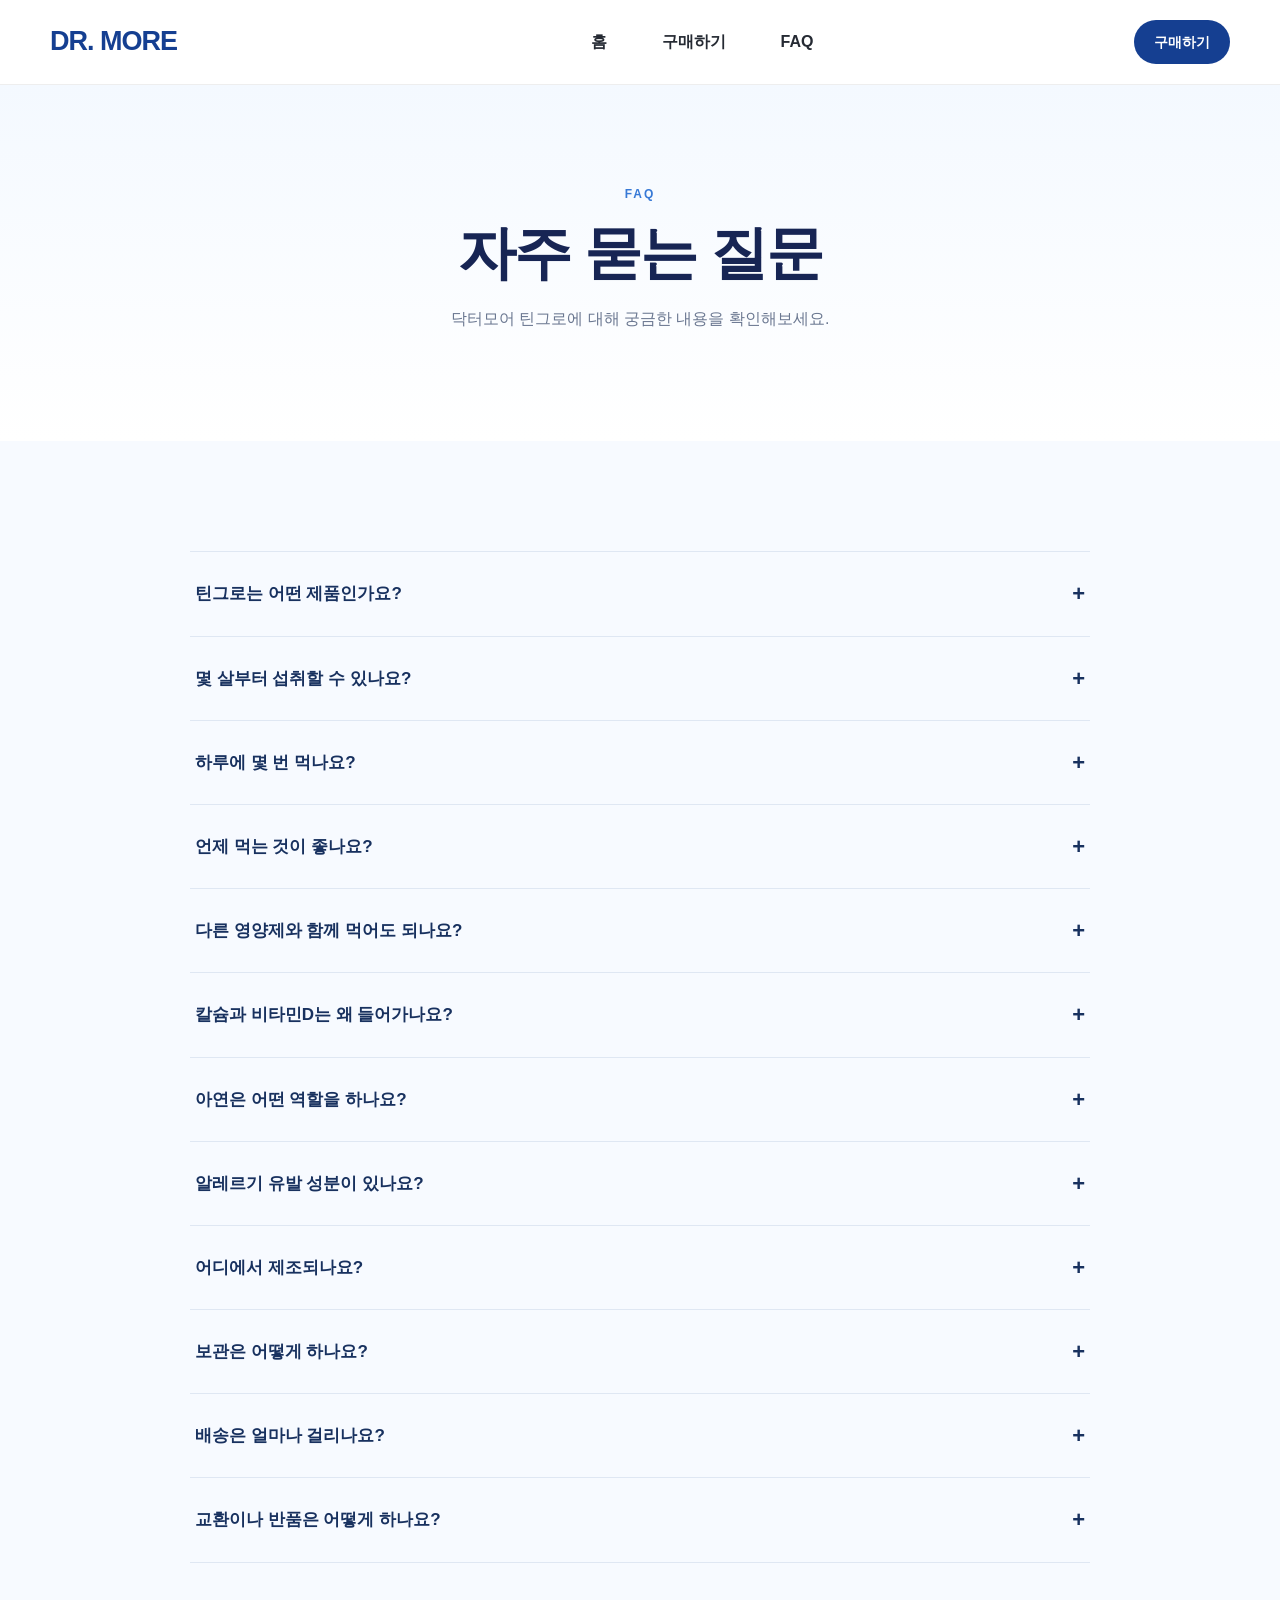
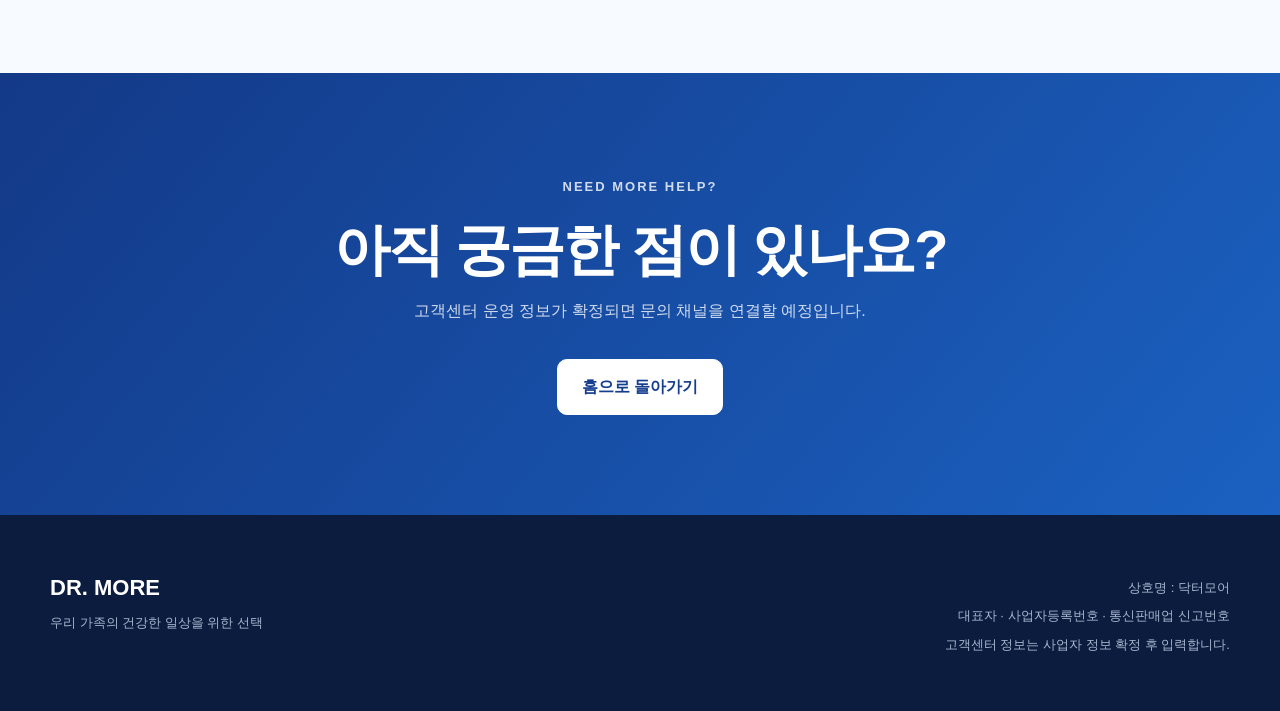
<file: faq.html>
<!DOCTYPE html>
<html lang="ko">
<head>
    <meta charset="UTF-8" />
    <meta name="viewport" content="width=device-width, initial-scale=1.0" />

    <title>FAQ | 닥터모어 틴그로</title>

    <link rel="stylesheet" href="style.css" />
</head>

<body>

<!-- =========================
     HEADER
========================= -->
<header class="header">

    <div class="container nav">

        <a href="index.html" class="logo">
            DR. MORE
        </a>

        <nav class="nav-menu">
            <a href="index.html">홈</a>
            <a href="shop.html">구매하기</a>
            <a href="faq.html">FAQ</a>
        </nav>

        <a href="shop.html" class="nav-buy">
            구매하기
        </a>

    </div>

</header>


<!-- =========================
     FAQ HERO
========================= -->
<section class="section faq-hero">

    <div class="container narrow">

        <div class="section-heading">

      <span class="section-label">
        FAQ
      </span>

            <h1>
                자주 묻는 질문
            </h1>

            <p>
                닥터모어 틴그로에 대해 궁금한 내용을 확인해보세요.
            </p>

        </div>

    </div>

</section>


<!-- =========================
     FAQ LIST
========================= -->
<section class="section faq-section">

    <div class="container narrow">

        <div class="faq-list">


            <div class="faq-item">

                <button class="faq-question">
                    틴그로는 어떤 제품인가요?
                    <span>+</span>
                </button>

                <div class="faq-answer">
                    <p>
                        틴그로는 성장기 어린이와 청소년의 일상적인 영양 관리를 위해
                        칼슘, 비타민D, 아연 등의 영양소를 고려해 설계한 제품입니다.
                        실제 제품의 기능성과 표시 문구는 최종 배합과 허가 기준에 따라 안내됩니다.
                    </p>
                </div>

            </div>


            <div class="faq-item">

                <button class="faq-question">
                    몇 살부터 섭취할 수 있나요?
                    <span>+</span>
                </button>

                <div class="faq-answer">
                    <p>
                        섭취 가능 연령은 최종 제품의 표시사항과 섭취 기준에 따라 달라질 수 있습니다.
                        출시 후 제품 패키지에 기재된 섭취 대상을 확인해주세요.
                    </p>
                </div>

            </div>


            <div class="faq-item">

                <button class="faq-question">
                    하루에 몇 번 먹나요?
                    <span>+</span>
                </button>

                <div class="faq-answer">
                    <p>
                        제품에 표시된 1일 섭취량 및 섭취 방법을 따라주세요.
                        최종 제품 규격이 확정되면 정확한 섭취 횟수를 안내할 예정입니다.
                    </p>
                </div>

            </div>


            <div class="faq-item">

                <button class="faq-question">
                    언제 먹는 것이 좋나요?
                    <span>+</span>
                </button>

                <div class="faq-answer">
                    <p>
                        제품의 섭취 기준에 따라 드시는 것이 가장 중요합니다.
                        일반적으로는 매일 일정한 시간에 꾸준히 섭취하는 것이
                        생활 루틴을 만들기 편리합니다.
                    </p>
                </div>

            </div>


            <div class="faq-item">

                <button class="faq-question">
                    다른 영양제와 함께 먹어도 되나요?
                    <span>+</span>
                </button>

                <div class="faq-answer">
                    <p>
                        함께 섭취하는 제품의 영양성분이 중복될 수 있으므로
                        각 제품의 영양정보를 확인해주세요.
                        특정 질환이 있거나 약을 복용 중인 경우에는
                        전문가와 상담하는 것이 좋습니다.
                    </p>
                </div>

            </div>


            <div class="faq-item">

                <button class="faq-question">
                    칼슘과 비타민D는 왜 들어가나요?
                    <span>+</span>
                </button>

                <div class="faq-answer">
                    <p>
                        칼슘은 뼈와 치아 형성에 필요한 영양소이며,
                        비타민D는 칼슘과 인의 흡수와 이용에 필요합니다.
                        정확한 함량은 최종 제품 정보를 확인해주세요.
                    </p>
                </div>

            </div>


            <div class="faq-item">

                <button class="faq-question">
                    아연은 어떤 역할을 하나요?
                    <span>+</span>
                </button>

                <div class="faq-answer">
                    <p>
                        아연은 정상적인 면역 기능과 정상적인 세포분열에 필요한 영양소입니다.
                    </p>
                </div>

            </div>


            <div class="faq-item">

                <button class="faq-question">
                    알레르기 유발 성분이 있나요?
                    <span>+</span>
                </button>

                <div class="faq-answer">
                    <p>
                        알레르기 관련 정보는 최종 원료 구성과 제조 공정에 따라 달라질 수 있습니다.
                        제품 출시 후 패키지에 표시된 원재료 및 알레르기 유발 물질 정보를
                        반드시 확인해주세요.
                    </p>
                </div>

            </div>


            <div class="faq-item">

                <button class="faq-question">
                    어디에서 제조되나요?
                    <span>+</span>
                </button>

                <div class="faq-answer">
                    <p>
                        최종 OEM 제조사가 확정되면 제조원과 생산 정보를 안내할 예정입니다.
                    </p>
                </div>

            </div>


            <div class="faq-item">

                <button class="faq-question">
                    보관은 어떻게 하나요?
                    <span>+</span>
                </button>

                <div class="faq-answer">
                    <p>
                        직사광선을 피하고 서늘하고 건조한 곳에 보관해주세요.
                        정확한 보관 방법은 최종 제품 표시사항에 따라 안내됩니다.
                    </p>
                </div>

            </div>


            <div class="faq-item">

                <button class="faq-question">
                    배송은 얼마나 걸리나요?
                    <span>+</span>
                </button>

                <div class="faq-answer">
                    <p>
                        일반적으로 결제 완료 후 순차적으로 출고되며,
                        지역과 택배사 상황에 따라 배송 일정이 달라질 수 있습니다.
                        실제 운영 정책이 확정되면 구체적인 배송 안내를 업데이트해주세요.
                    </p>
                </div>

            </div>


            <div class="faq-item">

                <button class="faq-question">
                    교환이나 반품은 어떻게 하나요?
                    <span>+</span>
                </button>

                <div class="faq-answer">
                    <p>
                        교환 및 반품 가능 여부는 상품 상태와 구매 시점에 따라 달라질 수 있습니다.
                        실제 판매를 시작하기 전 전자상거래 관련 기준에 맞춘
                        교환·반품 정책을 반드시 추가해주세요.
                    </p>
                </div>

            </div>


        </div>

    </div>

</section>


<!-- =========================
     CONTACT CTA
========================= -->
<section class="buy-section">

    <div class="container buy-content">

    <span>
      NEED MORE HELP?
    </span>

        <h2>
            아직 궁금한 점이 있나요?
        </h2>

        <p>
            고객센터 운영 정보가 확정되면 문의 채널을 연결할 예정입니다.
        </p>

        <a href="index.html" class="buy-button">
            홈으로 돌아가기
        </a>

    </div>

</section>


<!-- =========================
     FOOTER
========================= -->
<footer class="footer">

    <div class="container footer-grid">

        <div>

            <strong class="footer-logo">
                DR. MORE
            </strong>

            <p>
                우리 가족의 건강한 일상을 위한 선택
            </p>

        </div>


        <div class="footer-info">

            <p>
                상호명 : 닥터모어
            </p>

            <p>
                대표자 · 사업자등록번호 · 통신판매업 신고번호
            </p>

            <p>
                고객센터 정보는 사업자 정보 확정 후 입력합니다.
            </p>

        </div>

    </div>

</footer>


<script src="script.js"></script>

</body>
</html>
</file>
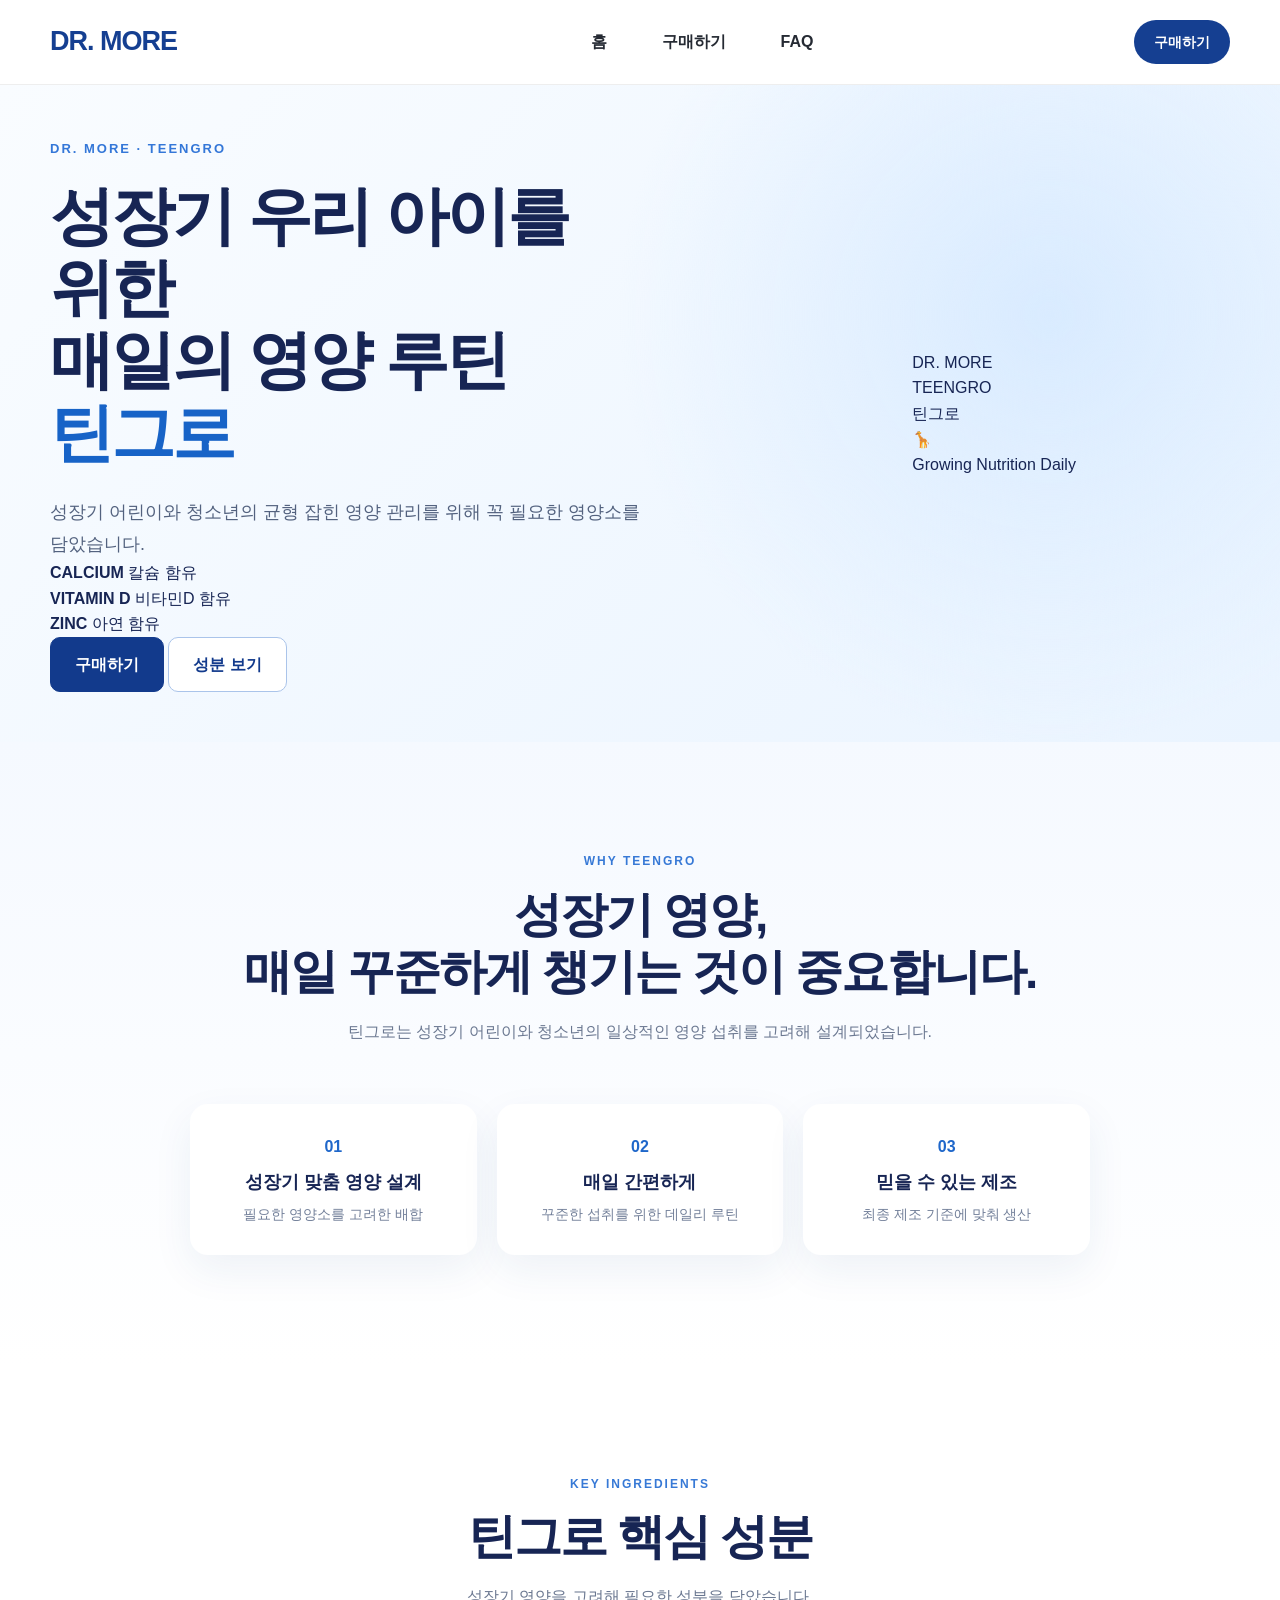
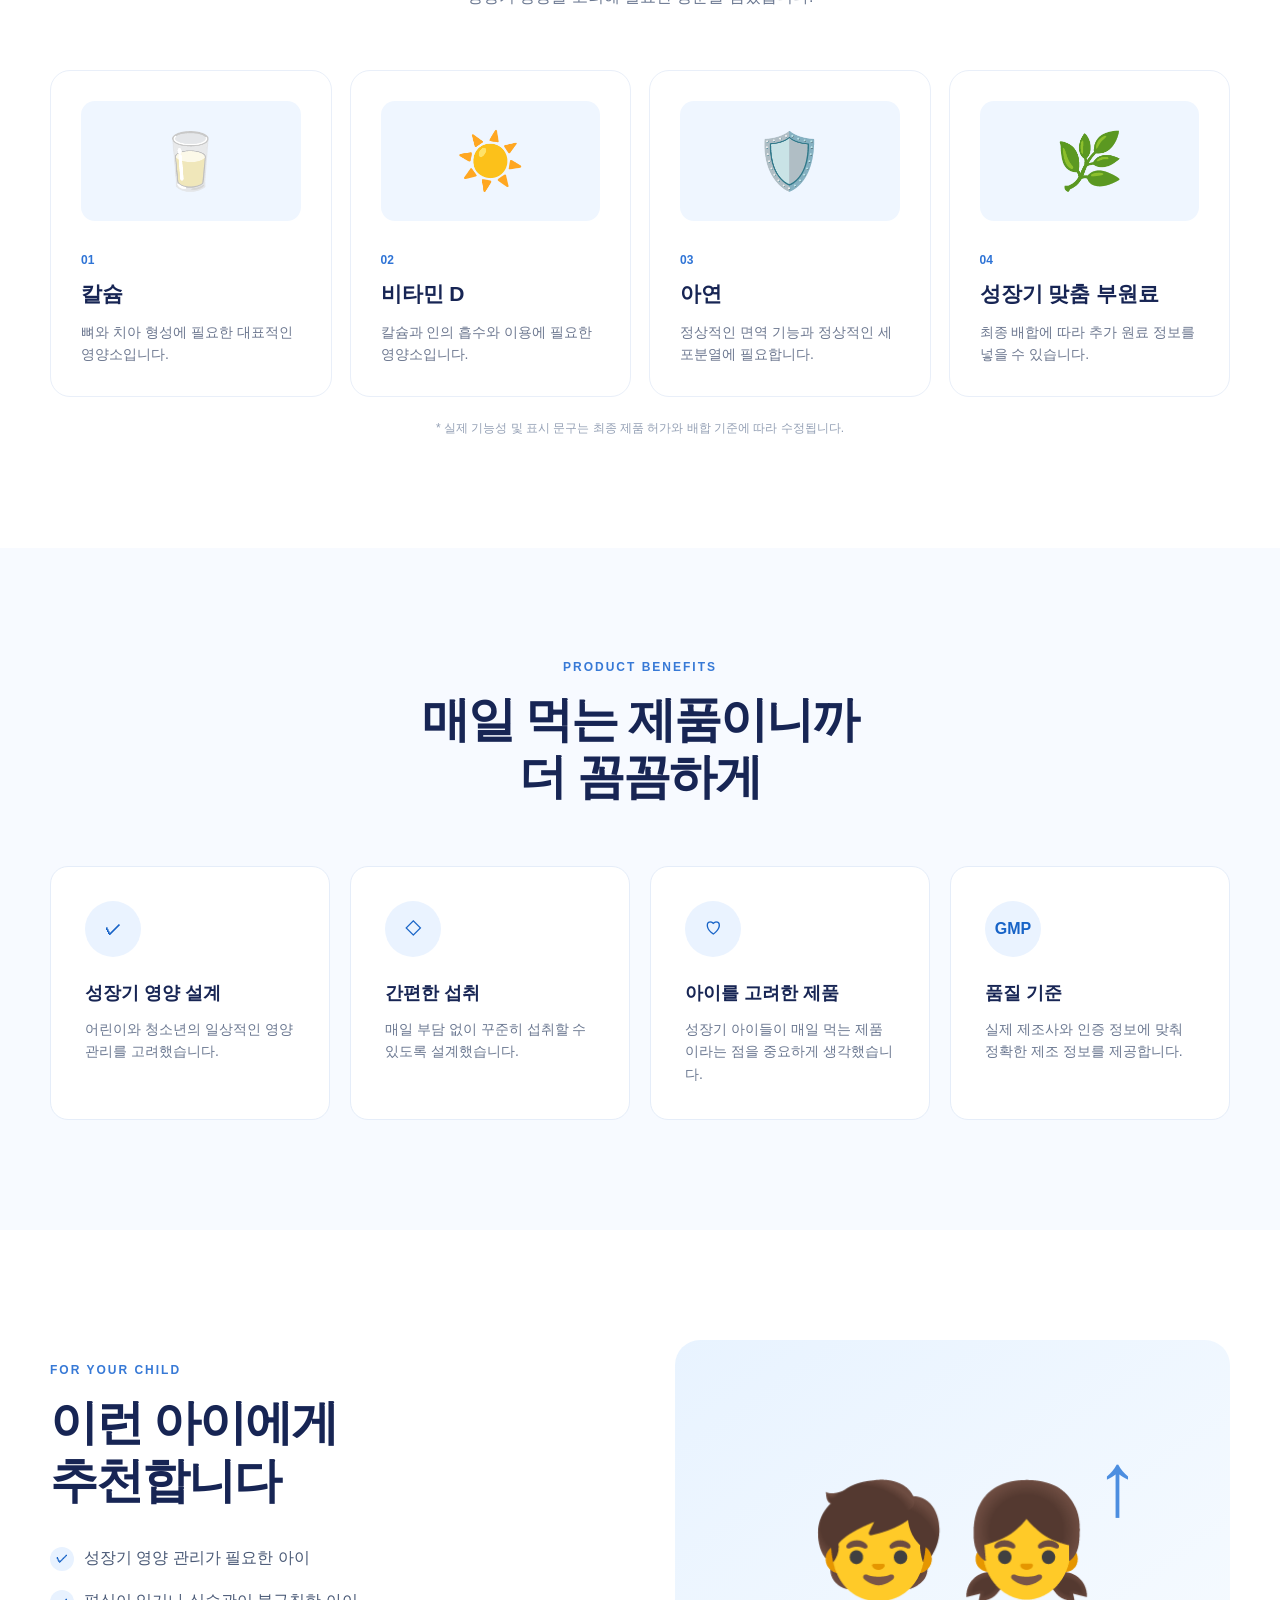
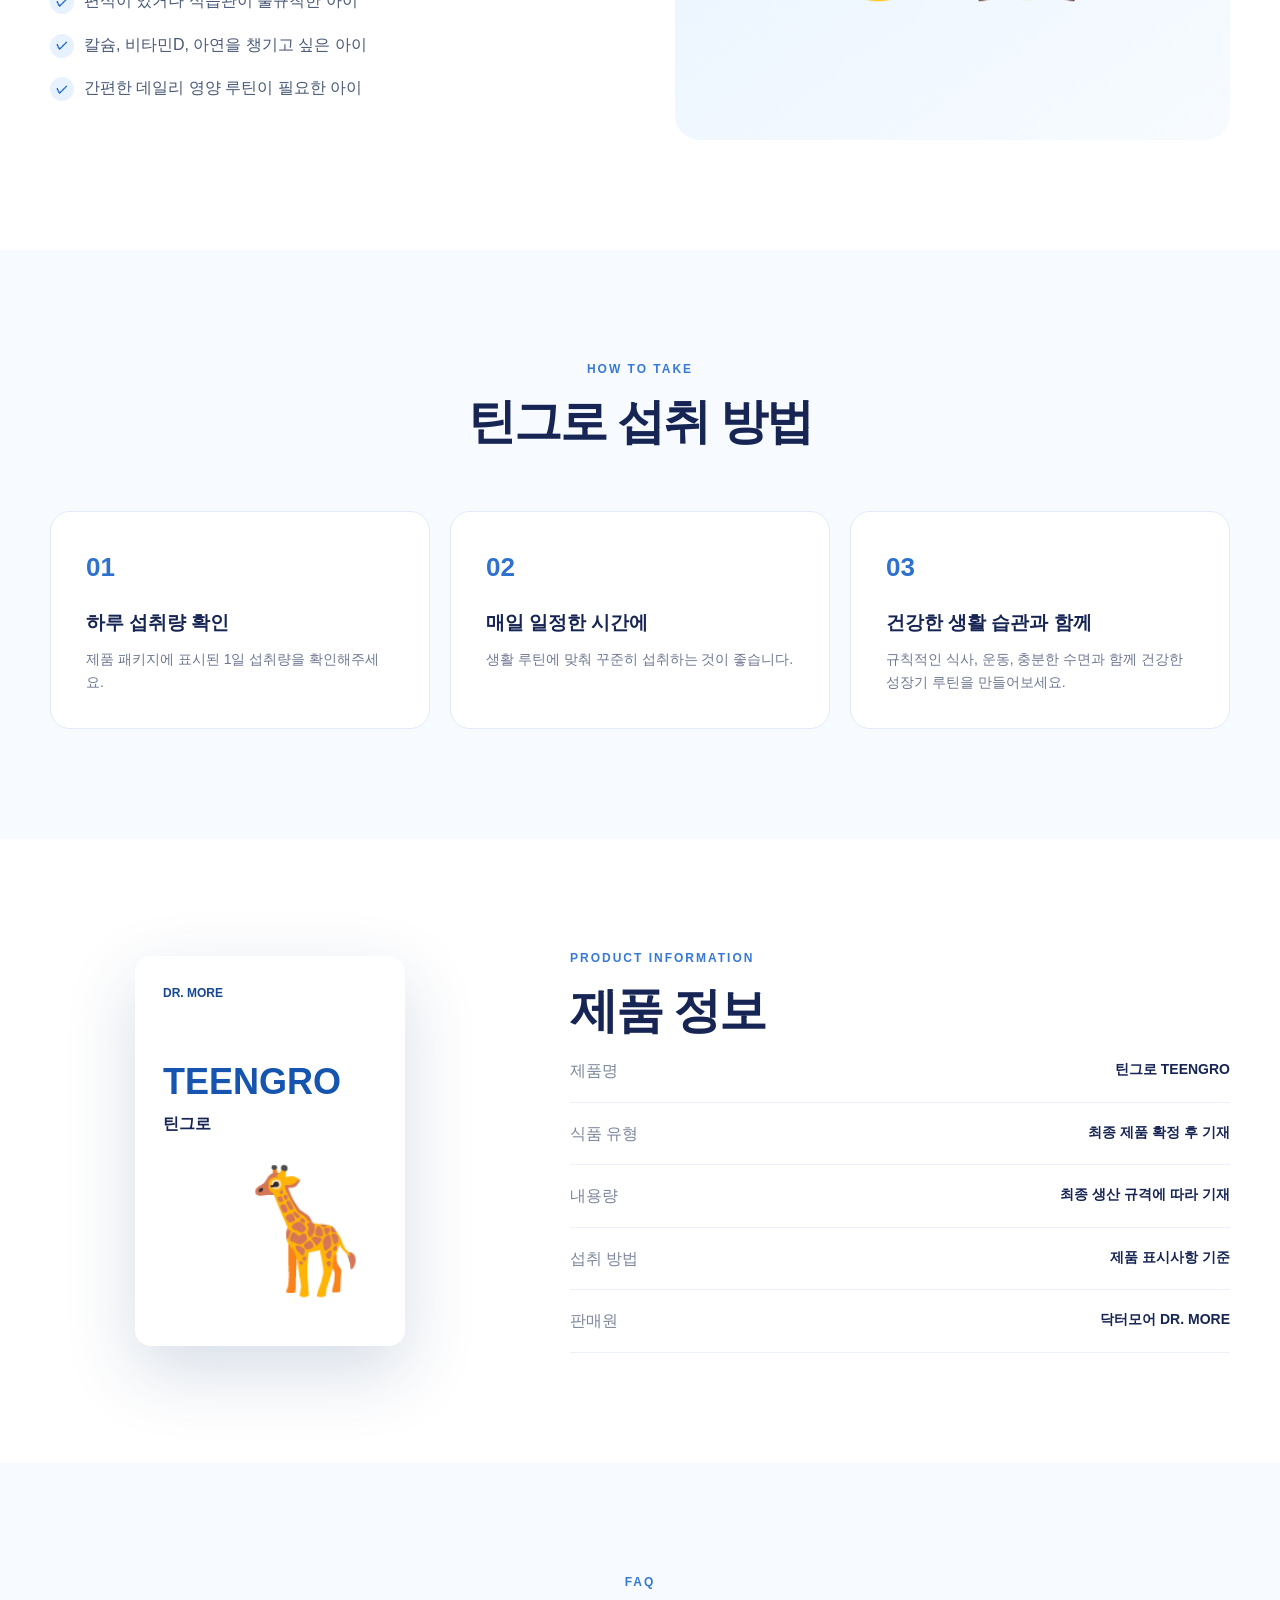
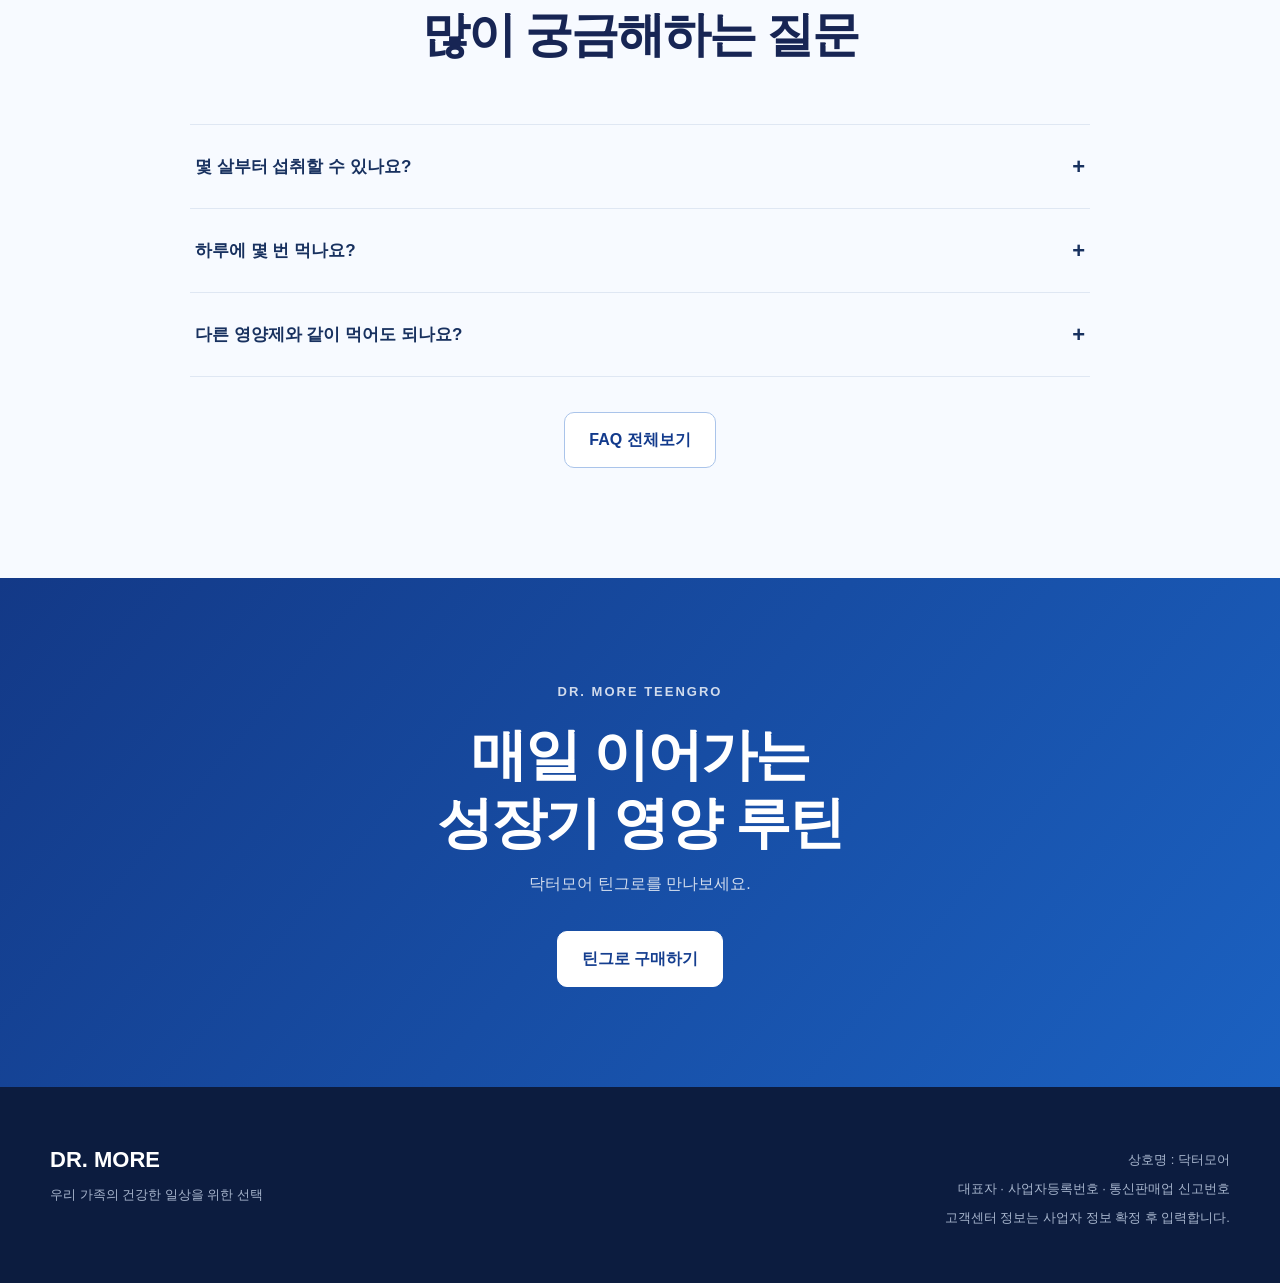
<file: product.html>
<!DOCTYPE html>
<html lang="ko">
<head>
    <meta charset="UTF-8" />
    <meta name="viewport" content="width=device-width, initial-scale=1.0" />

    <title>틴그로 TEENGRO | 닥터모어</title>

    <link rel="stylesheet" href="style.css" />
</head>

<body>

<!-- =========================
     HEADER
========================= -->
<header class="header">

    <div class="container nav">

        <a href="index.html" class="logo">
            DR. MORE
        </a>

        <nav class="nav-menu">
            <a href="index.html">홈</a>
            <a href="shop.html">구매하기</a>
            <a href="faq.html">FAQ</a>
        </nav>

        <a href="shop.html" class="nav-buy">
            구매하기
        </a>

    </div>

</header>


<!-- =========================
     PRODUCT HERO
========================= -->
<section class="hero product-page-hero">

    <div class="container hero-grid">

        <div class="hero-copy">

            <div class="eyebrow">
                DR. MORE · TEENGRO
            </div>

            <h1>
                성장기 우리 아이를 위한<br />
                매일의 영양 루틴
                <span>틴그로</span>
            </h1>

            <p class="hero-description">
                성장기 어린이와 청소년의 균형 잡힌 영양 관리를 위해
                꼭 필요한 영양소를 담았습니다.
            </p>

            <div class="hero-points">

                <div>
                    <strong>CALCIUM</strong>
                    <span>칼슘 함유</span>
                </div>

                <div>
                    <strong>VITAMIN D</strong>
                    <span>비타민D 함유</span>
                </div>

                <div>
                    <strong>ZINC</strong>
                    <span>아연 함유</span>
                </div>

            </div>

            <div class="hero-buttons">

                <a href="shop.html" class="btn-primary">
                    구매하기
                </a>

                <a href="#ingredients" class="btn-secondary">
                    성분 보기
                </a>

            </div>

        </div>


        <div class="hero-product">

            <div class="product-card">

                <div class="brand-small">
                    DR. MORE
                </div>

                <div class="product-name">
                    TEENGRO
                </div>

                <div class="product-korean">
                    틴그로
                </div>

                <div class="growth-graphic">

                    <div class="giraffe">
                        🦒
                    </div>

                    <div class="height-line">
                        <span></span>
                        <span></span>
                        <span></span>
                        <span></span>
                        <span></span>
                    </div>

                </div>

                <div class="product-bottom">
                    Growing Nutrition Daily
                </div>

            </div>

        </div>

    </div>

</section>


<!-- =========================
     PRODUCT INTRO
========================= -->
<section class="section intro-section">

    <div class="container narrow">

        <div class="section-heading">

      <span class="section-label">
        WHY TEENGRO
      </span>

            <h2>
                성장기 영양,<br />
                매일 꾸준하게 챙기는 것이 중요합니다.
            </h2>

            <p>
                틴그로는 성장기 어린이와 청소년의
                일상적인 영양 섭취를 고려해 설계되었습니다.
            </p>

        </div>

        <div class="intro-feature-grid">

            <div class="intro-feature">
                <div>01</div>
                <strong>성장기 맞춤 영양 설계</strong>
                <span>필요한 영양소를 고려한 배합</span>
            </div>

            <div class="intro-feature">
                <div>02</div>
                <strong>매일 간편하게</strong>
                <span>꾸준한 섭취를 위한 데일리 루틴</span>
            </div>

            <div class="intro-feature">
                <div>03</div>
                <strong>믿을 수 있는 제조</strong>
                <span>최종 제조 기준에 맞춰 생산</span>
            </div>

        </div>

    </div>

</section>


<!-- =========================
     INGREDIENTS
========================= -->
<section class="section ingredient-section" id="ingredients">

    <div class="container">

        <div class="section-heading">

      <span class="section-label">
        KEY INGREDIENTS
      </span>

            <h2>
                틴그로 핵심 성분
            </h2>

            <p>
                성장기 영양을 고려해 필요한 성분을 담았습니다.
            </p>

        </div>


        <div class="ingredient-grid">

            <article class="ingredient-card">

                <div class="ingredient-visual">
                    🥛
                </div>

                <span class="ingredient-number">
          01
        </span>

                <h3>
                    칼슘
                </h3>

                <p>
                    뼈와 치아 형성에 필요한
                    대표적인 영양소입니다.
                </p>

            </article>


            <article class="ingredient-card">

                <div class="ingredient-visual">
                    ☀️
                </div>

                <span class="ingredient-number">
          02
        </span>

                <h3>
                    비타민 D
                </h3>

                <p>
                    칼슘과 인의 흡수와 이용에
                    필요한 영양소입니다.
                </p>

            </article>


            <article class="ingredient-card">

                <div class="ingredient-visual">
                    🛡️
                </div>

                <span class="ingredient-number">
          03
        </span>

                <h3>
                    아연
                </h3>

                <p>
                    정상적인 면역 기능과
                    정상적인 세포분열에 필요합니다.
                </p>

            </article>


            <article class="ingredient-card">

                <div class="ingredient-visual">
                    🌿
                </div>

                <span class="ingredient-number">
          04
        </span>

                <h3>
                    성장기 맞춤 부원료
                </h3>

                <p>
                    최종 배합에 따라
                    추가 원료 정보를 넣을 수 있습니다.
                </p>

            </article>

        </div>

        <p class="ingredient-note">
            * 실제 기능성 및 표시 문구는 최종 제품 허가와 배합 기준에 따라 수정됩니다.
        </p>

    </div>

</section>


<!-- =========================
     BENEFITS
========================= -->
<section class="section benefit-section" id="benefits">

    <div class="container">

        <div class="section-heading">

      <span class="section-label">
        PRODUCT BENEFITS
      </span>

            <h2>
                매일 먹는 제품이니까<br />
                더 꼼꼼하게
            </h2>

        </div>


        <div class="benefit-grid">

            <div class="benefit-card">

                <div class="benefit-icon">
                    ✓
                </div>

                <h3>
                    성장기 영양 설계
                </h3>

                <p>
                    어린이와 청소년의 일상적인
                    영양 관리를 고려했습니다.
                </p>

            </div>


            <div class="benefit-card">

                <div class="benefit-icon">
                    ◇
                </div>

                <h3>
                    간편한 섭취
                </h3>

                <p>
                    매일 부담 없이
                    꾸준히 섭취할 수 있도록 설계했습니다.
                </p>

            </div>


            <div class="benefit-card">

                <div class="benefit-icon">
                    ♡
                </div>

                <h3>
                    아이를 고려한 제품
                </h3>

                <p>
                    성장기 아이들이 매일 먹는 제품이라는 점을
                    중요하게 생각했습니다.
                </p>

            </div>


            <div class="benefit-card">

                <div class="benefit-icon">
                    GMP
                </div>

                <h3>
                    품질 기준
                </h3>

                <p>
                    실제 제조사와 인증 정보에 맞춰
                    정확한 제조 정보를 제공합니다.
                </p>

            </div>

        </div>

    </div>

</section>


<!-- =========================
     RECOMMEND
========================= -->
<section class="section recommend-section">

    <div class="container recommend-grid">

        <div>

      <span class="section-label">
        FOR YOUR CHILD
      </span>

            <h2>
                이런 아이에게<br />
                추천합니다
            </h2>

            <ul class="check-list">

                <li>
                    성장기 영양 관리가 필요한 아이
                </li>

                <li>
                    편식이 있거나 식습관이 불규칙한 아이
                </li>

                <li>
                    칼슘, 비타민D, 아연을 챙기고 싶은 아이
                </li>

                <li>
                    간편한 데일리 영양 루틴이 필요한 아이
                </li>

            </ul>

        </div>


        <div class="recommend-photo">

            <div class="child-illustration">

        <span class="kid kid-one">
          🧒
        </span>

                <span class="kid kid-two">
          👧
        </span>

                <div class="height-arrow">
                    ↑
                </div>

            </div>

        </div>

    </div>

</section>


<!-- =========================
     HOW TO TAKE
========================= -->
<section class="section how-section" id="howto">

    <div class="container">

        <div class="section-heading">

      <span class="section-label">
        HOW TO TAKE
      </span>

            <h2>
                틴그로 섭취 방법
            </h2>

        </div>


        <div class="how-grid">

            <div class="how-card">

                <strong>
                    01
                </strong>

                <h3>
                    하루 섭취량 확인
                </h3>

                <p>
                    제품 패키지에 표시된
                    1일 섭취량을 확인해주세요.
                </p>

            </div>


            <div class="how-card">

                <strong>
                    02
                </strong>

                <h3>
                    매일 일정한 시간에
                </h3>

                <p>
                    생활 루틴에 맞춰
                    꾸준히 섭취하는 것이 좋습니다.
                </p>

            </div>


            <div class="how-card">

                <strong>
                    03
                </strong>

                <h3>
                    건강한 생활 습관과 함께
                </h3>

                <p>
                    규칙적인 식사, 운동, 충분한 수면과 함께
                    건강한 성장기 루틴을 만들어보세요.
                </p>

            </div>

        </div>

    </div>

</section>


<!-- =========================
     PRODUCT INFORMATION
========================= -->
<section class="section package-section">

    <div class="container package-grid">

        <div class="package-product">

            <div class="package-box">

        <span class="package-brand">
          DR. MORE
        </span>

                <strong>
                    TEENGRO
                </strong>

                <span>
          틴그로
        </span>

                <div class="package-giraffe">
                    🦒
                </div>

            </div>

        </div>


        <div class="package-info">

      <span class="section-label">
        PRODUCT INFORMATION
      </span>

            <h2>
                제품 정보
            </h2>


            <div class="info-row">
                <span>제품명</span>
                <strong>틴그로 TEENGRO</strong>
            </div>

            <div class="info-row">
                <span>식품 유형</span>
                <strong>최종 제품 확정 후 기재</strong>
            </div>

            <div class="info-row">
                <span>내용량</span>
                <strong>최종 생산 규격에 따라 기재</strong>
            </div>

            <div class="info-row">
                <span>섭취 방법</span>
                <strong>제품 표시사항 기준</strong>
            </div>

            <div class="info-row">
                <span>판매원</span>
                <strong>닥터모어 DR. MORE</strong>
            </div>

        </div>

    </div>

</section>


<!-- =========================
     FAQ PREVIEW
========================= -->
<section class="section faq-section">

    <div class="container narrow">

        <div class="section-heading">

      <span class="section-label">
        FAQ
      </span>

            <h2>
                많이 궁금해하는 질문
            </h2>

        </div>


        <div class="faq-list">


            <div class="faq-item">

                <button class="faq-question">
                    몇 살부터 섭취할 수 있나요?
                    <span>+</span>
                </button>

                <div class="faq-answer">
                    <p>
                        최종 제품의 섭취 대상과 표시사항에 따라 안내될 예정입니다.
                    </p>
                </div>

            </div>


            <div class="faq-item">

                <button class="faq-question">
                    하루에 몇 번 먹나요?
                    <span>+</span>
                </button>

                <div class="faq-answer">
                    <p>
                        제품 패키지에 기재된 1일 섭취량을 따라주세요.
                    </p>
                </div>

            </div>


            <div class="faq-item">

                <button class="faq-question">
                    다른 영양제와 같이 먹어도 되나요?
                    <span>+</span>
                </button>

                <div class="faq-answer">
                    <p>
                        함께 섭취하는 제품의 성분이 중복될 수 있으므로
                        각 제품의 영양정보를 확인해주세요.
                    </p>
                </div>

            </div>

        </div>


        <div style="text-align:center; margin-top:35px;">

            <a href="faq.html" class="btn-secondary">
                FAQ 전체보기
            </a>

        </div>

    </div>

</section>


<!-- =========================
     BUY CTA
========================= -->
<section class="buy-section">

    <div class="container buy-content">

    <span>
      DR. MORE TEENGRO
    </span>

        <h2>
            매일 이어가는<br />
            성장기 영양 루틴
        </h2>

        <p>
            닥터모어 틴그로를 만나보세요.
        </p>

        <a href="shop.html" class="buy-button">
            틴그로 구매하기
        </a>

    </div>

</section>


<!-- =========================
     FOOTER
========================= -->
<footer class="footer">

    <div class="container footer-grid">

        <div>

            <strong class="footer-logo">
                DR. MORE
            </strong>

            <p>
                우리 가족의 건강한 일상을 위한 선택
            </p>

        </div>


        <div class="footer-info">

            <p>
                상호명 : 닥터모어
            </p>

            <p>
                대표자 · 사업자등록번호 · 통신판매업 신고번호
            </p>

            <p>
                고객센터 정보는 사업자 정보 확정 후 입력합니다.
            </p>

        </div>

    </div>

</footer>


<script src="script.js"></script>

</body>
</html>
</file>
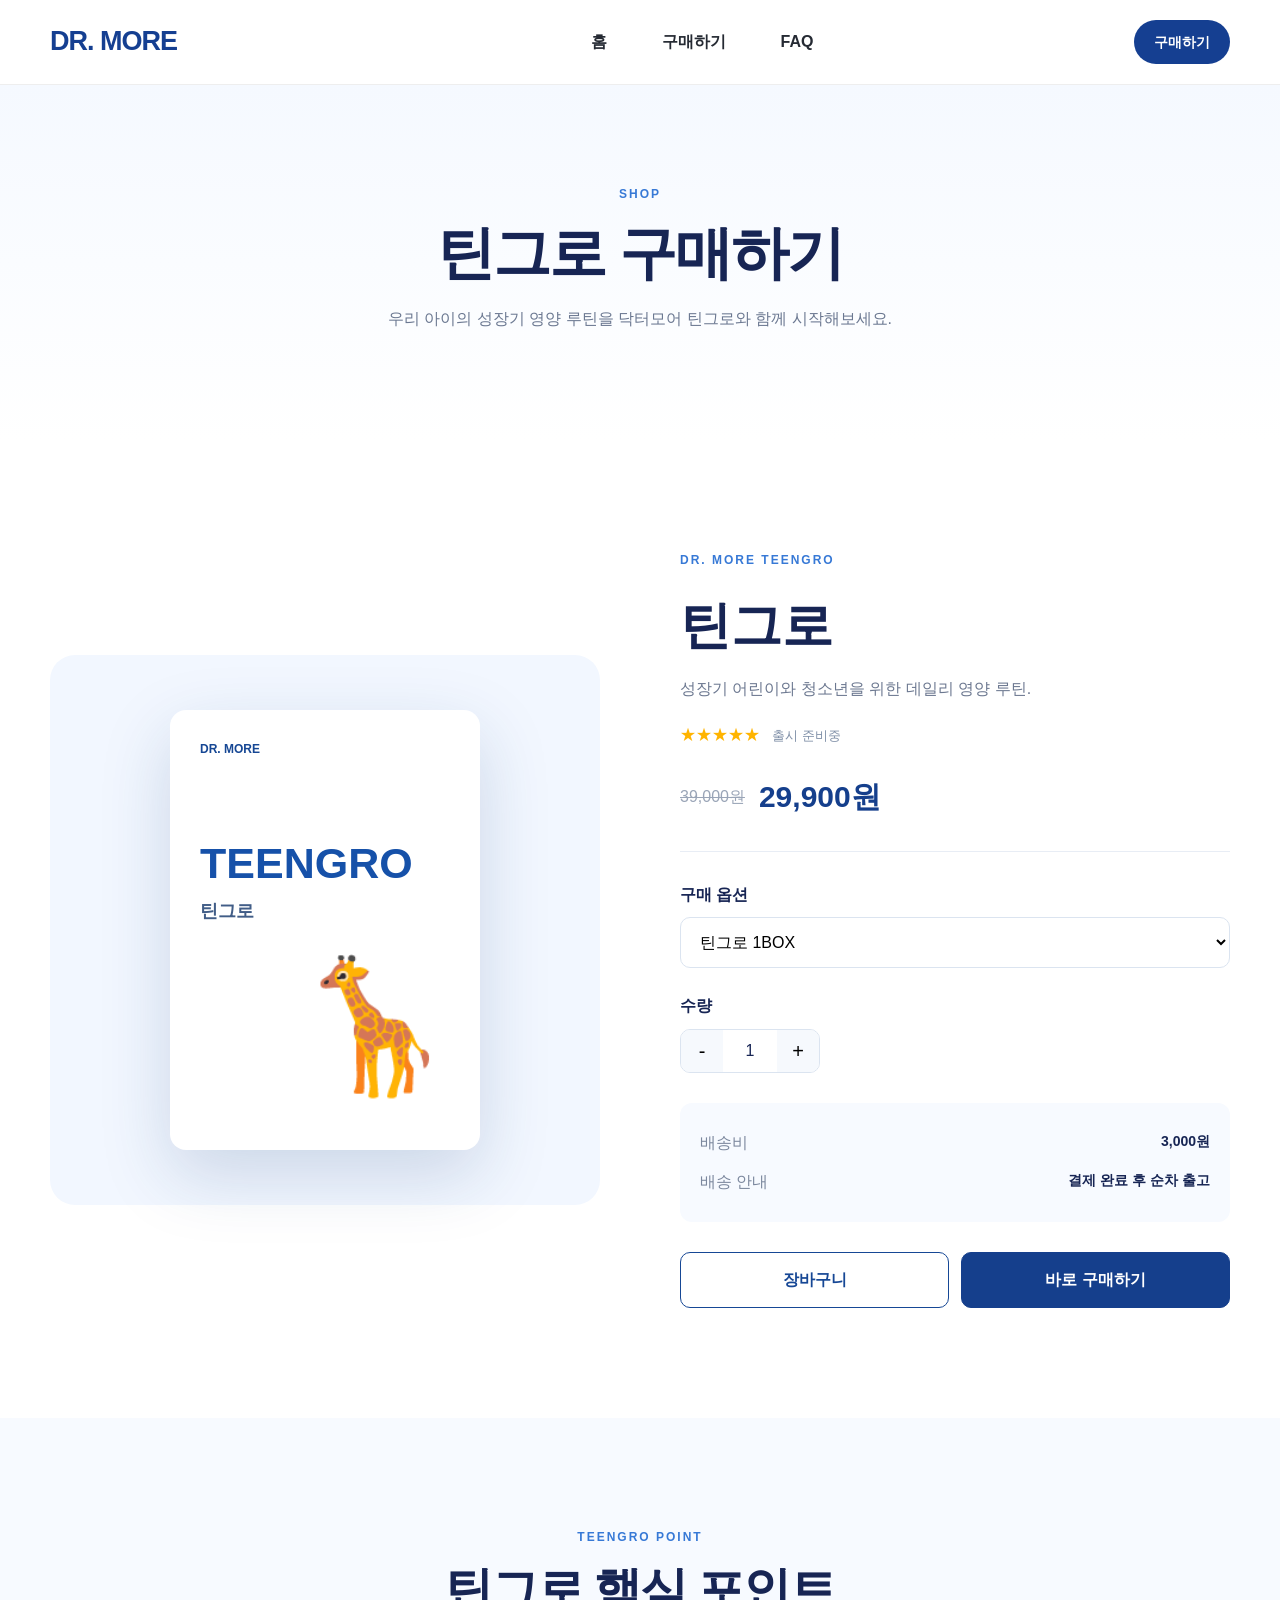
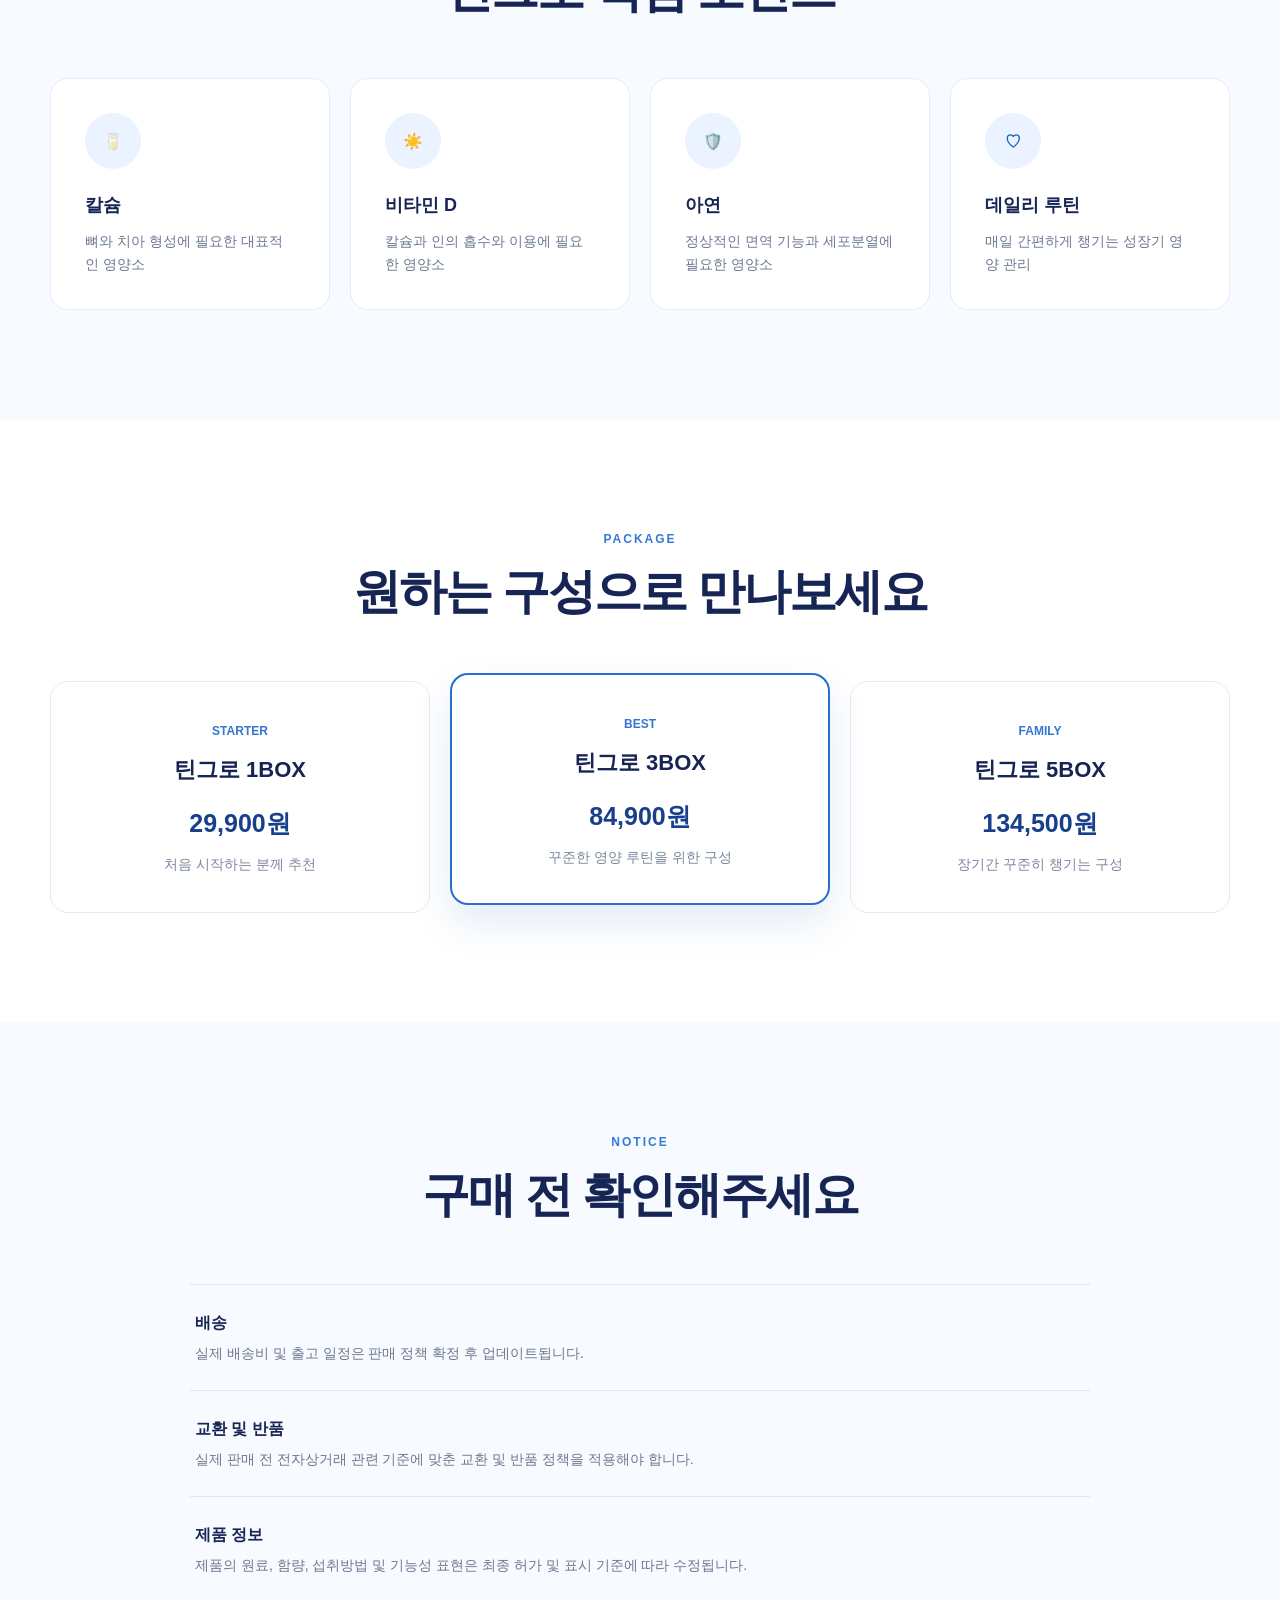
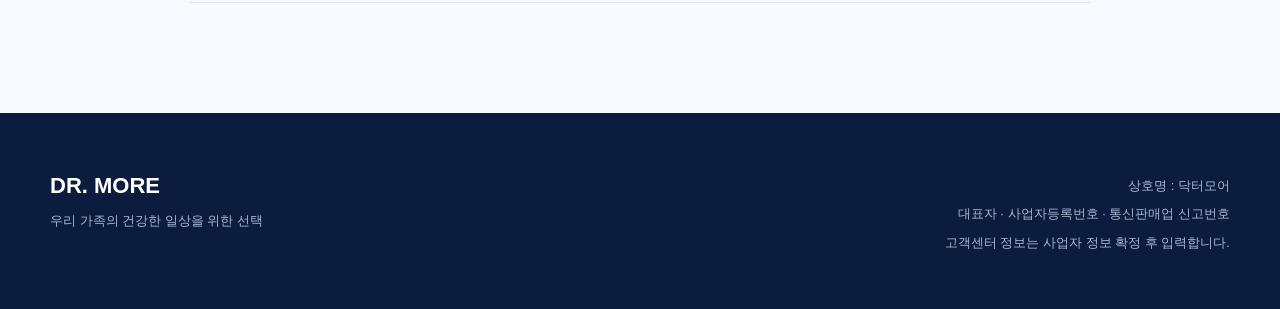
<file: shop.html>
<!DOCTYPE html>
<html lang="ko">
<head>
    <meta charset="UTF-8" />
    <meta name="viewport" content="width=device-width, initial-scale=1.0" />

    <title>구매하기 | 닥터모어 틴그로</title>

    <link rel="stylesheet" href="style.css" />
</head>

<body>

<!-- =========================
     HEADER
========================= -->
<header class="header">

    <div class="container nav">

        <a href="index.html" class="logo">
            DR. MORE
        </a>

        <nav class="nav-menu">
            <a href="index.html">홈</a>
            <a href="shop.html">구매하기</a>
            <a href="faq.html">FAQ</a>
        </nav>

        <a href="shop.html" class="nav-buy">
            구매하기
        </a>

    </div>

</header>


<!-- =========================
     SHOP HERO
========================= -->
<section class="section shop-hero">

    <div class="container">

        <div class="section-heading">

      <span class="section-label">
        SHOP
      </span>

            <h1>
                틴그로 구매하기
            </h1>

            <p>
                우리 아이의 성장기 영양 루틴을
                닥터모어 틴그로와 함께 시작해보세요.
            </p>

        </div>

    </div>

</section>


<!-- =========================
     PRODUCT SHOP
========================= -->
<section class="section">

    <div class="container shop-grid">


        <!-- PRODUCT IMAGE -->
        <div class="shop-product-image">

            <div class="shop-package">

        <span class="package-brand">
          DR. MORE
        </span>

                <strong>
                    TEENGRO
                </strong>

                <span class="shop-korean">
          틴그로
        </span>

                <div class="shop-giraffe">
                    🦒
                </div>

            </div>

        </div>


        <!-- PRODUCT INFO -->
        <div class="shop-product-info">

      <span class="section-label">
        DR. MORE TEENGRO
      </span>

            <h2>
                틴그로
            </h2>

            <p class="shop-description">
                성장기 어린이와 청소년을 위한
                데일리 영양 루틴.
            </p>


            <div class="shop-rating">
                ★★★★★
                <span>
          출시 준비중
        </span>
            </div>


            <div class="shop-price">

        <span class="original-price">
          39,000원
        </span>

                <strong>
                    29,900원
                </strong>

            </div>


            <div class="shop-divider"></div>


            <!-- OPTION -->
            <div class="shop-option">

                <label for="productOption">
                    구매 옵션
                </label>

                <select id="productOption">

                    <option value="1">
                        틴그로 1BOX
                    </option>

                    <option value="3">
                        틴그로 3BOX
                    </option>

                    <option value="5">
                        틴그로 5BOX
                    </option>

                </select>

            </div>


            <!-- QUANTITY -->
            <div class="shop-option">

                <label>
                    수량
                </label>

                <div class="quantity-box">

                    <button id="minusButton">
                        -
                    </button>

                    <span id="quantity">
            1
          </span>

                    <button id="plusButton">
                        +
                    </button>

                </div>

            </div>


            <!-- SHIPPING -->
            <div class="shipping-info">

                <div>
                    <span>배송비</span>
                    <strong>3,000원</strong>
                </div>

                <div>
                    <span>배송 안내</span>
                    <strong>결제 완료 후 순차 출고</strong>
                </div>

            </div>


            <!-- BUTTONS -->
            <div class="shop-buttons">

                <button class="cart-button" id="cartButton">
                    장바구니
                </button>

                <button class="purchase-button" id="purchaseButton">
                    바로 구매하기
                </button>

            </div>

        </div>

    </div>

</section>


<!-- =========================
     PRODUCT POINT
========================= -->
<section class="section benefit-section">

    <div class="container">

        <div class="section-heading">

      <span class="section-label">
        TEENGRO POINT
      </span>

            <h2>
                틴그로 핵심 포인트
            </h2>

        </div>


        <div class="benefit-grid">


            <div class="benefit-card">

                <div class="benefit-icon">
                    🥛
                </div>

                <h3>
                    칼슘
                </h3>

                <p>
                    뼈와 치아 형성에 필요한
                    대표적인 영양소
                </p>

            </div>


            <div class="benefit-card">

                <div class="benefit-icon">
                    ☀️
                </div>

                <h3>
                    비타민 D
                </h3>

                <p>
                    칼슘과 인의 흡수와 이용에
                    필요한 영양소
                </p>

            </div>


            <div class="benefit-card">

                <div class="benefit-icon">
                    🛡️
                </div>

                <h3>
                    아연
                </h3>

                <p>
                    정상적인 면역 기능과
                    세포분열에 필요한 영양소
                </p>

            </div>


            <div class="benefit-card">

                <div class="benefit-icon">
                    ♡
                </div>

                <h3>
                    데일리 루틴
                </h3>

                <p>
                    매일 간편하게 챙기는
                    성장기 영양 관리
                </p>

            </div>


        </div>

    </div>

</section>


<!-- =========================
     PACKAGE OPTIONS
========================= -->
<section class="section">

    <div class="container">

        <div class="section-heading">

      <span class="section-label">
        PACKAGE
      </span>

            <h2>
                원하는 구성으로 만나보세요
            </h2>

        </div>


        <div class="package-option-grid">


            <div class="package-option-card">

        <span>
          STARTER
        </span>

                <h3>
                    틴그로 1BOX
                </h3>

                <strong>
                    29,900원
                </strong>

                <p>
                    처음 시작하는 분께 추천
                </p>

            </div>


            <div class="package-option-card popular">

        <span>
          BEST
        </span>

                <h3>
                    틴그로 3BOX
                </h3>

                <strong>
                    84,900원
                </strong>

                <p>
                    꾸준한 영양 루틴을 위한 구성
                </p>

            </div>


            <div class="package-option-card">

        <span>
          FAMILY
        </span>

                <h3>
                    틴그로 5BOX
                </h3>

                <strong>
                    134,500원
                </strong>

                <p>
                    장기간 꾸준히 챙기는 구성
                </p>

            </div>


        </div>

    </div>

</section>


<!-- =========================
     NOTICE
========================= -->
<section class="section shop-notice">

    <div class="container narrow">

        <div class="section-heading">

      <span class="section-label">
        NOTICE
      </span>

            <h2>
                구매 전 확인해주세요
            </h2>

        </div>


        <div class="notice-list">

            <div>
                <strong>배송</strong>

                <p>
                    실제 배송비 및 출고 일정은
                    판매 정책 확정 후 업데이트됩니다.
                </p>
            </div>


            <div>
                <strong>교환 및 반품</strong>

                <p>
                    실제 판매 전 전자상거래 관련 기준에 맞춘
                    교환 및 반품 정책을 적용해야 합니다.
                </p>
            </div>


            <div>
                <strong>제품 정보</strong>

                <p>
                    제품의 원료, 함량, 섭취방법 및 기능성 표현은
                    최종 허가 및 표시 기준에 따라 수정됩니다.
                </p>
            </div>

        </div>

    </div>

</section>


<!-- =========================
     FOOTER
========================= -->
<footer class="footer">

    <div class="container footer-grid">

        <div>

            <strong class="footer-logo">
                DR. MORE
            </strong>

            <p>
                우리 가족의 건강한 일상을 위한 선택
            </p>

        </div>


        <div class="footer-info">

            <p>
                상호명 : 닥터모어
            </p>

            <p>
                대표자 · 사업자등록번호 · 통신판매업 신고번호
            </p>

            <p>
                고객센터 정보는 사업자 정보 확정 후 입력합니다.
            </p>

        </div>

    </div>

</footer>


<script src="script.js"></script>

</body>
</html>
</file>
<file: style.css>
/* =========================================================
   RESET
========================================================= */

* {
    margin: 0;
    padding: 0;
    box-sizing: border-box;
}

html {
    scroll-behavior: smooth;
}

body {
    font-family:
        Pretendard,
        -apple-system,
        BlinkMacSystemFont,
        "Segoe UI",
        sans-serif;

    color: #172554;
    background: #ffffff;
    line-height: 1.6;
}

a {
    color: inherit;
    text-decoration: none;
}

button,
select,
input,
textarea {
    font: inherit;
}

button {
    cursor: pointer;
}

img {
    display: block;
    max-width: 100%;
}

.container {
    width: min(1180px, calc(100% - 40px));
    margin: 0 auto;
}

.narrow {
    max-width: 900px;
    margin: 0 auto;
}


/* =========================================================
   HEADER
========================================================= */

.header {
    position: sticky;
    top: 0;
    z-index: 1000;

    width: 100%;

    background: rgba(255, 255, 255, 0.97);
    border-bottom: 1px solid #eeeeee;

    backdrop-filter: blur(12px);
}

.nav {
    min-height: 84px;

    display: grid;
    grid-template-columns: 220px 1fr auto;

    align-items: center;

    gap: 30px;
}

.logo {
    color: #153f91;

    font-size: 27px;
    font-weight: 900;

    letter-spacing: -1px;

    white-space: nowrap;
}


/* =========================================================
   DESKTOP NAV
========================================================= */

.nav-menu {
    display: flex;

    align-items: center;
    justify-content: center;

    gap: 55px;

    font-size: 16px;
    font-weight: 700;
}

.nav-menu a {
    color: #252a33;

    transition: color 0.2s ease;
}

.nav-menu a:hover {
    color: #153f91;
}

.nav-buy {
    display: inline-flex;

    align-items: center;
    justify-content: center;

    padding: 11px 20px;

    border-radius: 999px;

    background: #153f91;
    color: white;

    font-size: 14px;
    font-weight: 800;

    white-space: nowrap;

    transition: background 0.2s ease;
}

.nav-buy:hover {
    background: #0e3279;
}


/* =========================================================
   OPTIONAL RIGHT ICONS
========================================================= */

.nav-right {
    display: flex;

    align-items: center;

    gap: 10px;
}

.icon-button {
    position: relative;

    width: 36px;
    height: 36px;

    display: flex;

    align-items: center;
    justify-content: center;

    padding: 0;

    border: 0;

    background: transparent;

    color: #111827;
}

.icon-button svg {
    width: 24px;
    height: 24px;

    fill: none;

    stroke: currentColor;

    stroke-width: 1.7;

    stroke-linecap: round;
    stroke-linejoin: round;
}

.icon-button:hover {
    color: #153f91;
}

.cart-count {
    position: absolute;

    right: -2px;
    bottom: -1px;

    min-width: 17px;
    height: 17px;

    display: flex;

    align-items: center;
    justify-content: center;

    padding: 0 4px;

    border-radius: 50%;

    background: #153f91;
    color: white;

    font-size: 10px;
    font-weight: 800;
}


/* =========================================================
   MOBILE MENU BUTTON
========================================================= */

.mobile-menu-button {
    display: none;

    width: 36px;
    height: 36px;

    padding: 6px;

    border: 0;

    background: transparent;
}

.mobile-menu-button span {
    display: block;

    width: 22px;
    height: 2px;

    margin: 5px auto;

    background: #111827;
}


/* =========================================================
   MOBILE DROPDOWN
========================================================= */

.mobile-menu {
    display: none;

    flex-direction: column;

    padding: 10px 20px 20px;

    background: white;

    border-top: 1px solid #edf0f5;
}

.mobile-menu a {
    padding: 16px 4px;

    border-bottom: 1px solid #f0f2f5;

    color: #252a33;

    font-size: 15px;
    font-weight: 700;
}

.mobile-menu a:last-child {
    border-bottom: 0;
}

.mobile-menu.active {
    display: flex;
}


/* =========================================================
   HERO
========================================================= */

.hero {
    overflow: hidden;

    background:
        radial-gradient(
            circle at 82% 35%,
            #d9ebff 0%,
            transparent 38%
        ),
        linear-gradient(
            135deg,
            #f9fcff,
            #eaf4ff
        );
}

.hero-grid {
    min-height: 650px;

    display: grid;

    grid-template-columns: 1.15fr 0.85fr;

    align-items: center;

    gap: 70px;
}

.hero-copy {
    max-width: 720px;

    padding: 50px 0;
}

.eyebrow {
    display: inline-block;

    margin-bottom: 20px;

    color: #3477d8;

    font-size: 13px;
    font-weight: 900;

    letter-spacing: 2px;
}

.hero h1 {
    font-size: clamp(44px, 5vw, 66px);

    line-height: 1.13;

    letter-spacing: -3px;

    word-break: keep-all;
}

.hero h1 span {
    display: inline-block;

    color: #1763c7;
}

.hero-description {
    max-width: 650px;

    margin-top: 28px;

    color: #53627f;

    font-size: 18px;

    line-height: 1.75;

    word-break: keep-all;
}


/* =========================================================
   HERO PRODUCT IMAGE
========================================================= */

.hero-product {
    width: 100%;

    display: flex;

    align-items: center;
    justify-content: center;
}

.hero-product-image {
    width: 100%;

    max-width: 420px;

    height: auto;

    object-fit: contain;

    filter:
        drop-shadow(
            0 25px 35px rgba(30, 60, 110, 0.18)
        );
}


/* =========================================================
   COMMON SECTION
========================================================= */

.section {
    padding: 110px 0;
}

.section-heading {
    margin-bottom: 60px;

    text-align: center;
}

.section-label {
    display: block;

    margin-bottom: 14px;

    color: #3779d6;

    font-size: 12px;
    font-weight: 900;

    letter-spacing: 2px;
}

.section-heading h1 {
    font-size: clamp(40px, 5vw, 58px);

    line-height: 1.2;

    letter-spacing: -2px;
}

.section-heading h2,
.recommend-section h2,
.package-info h2 {
    font-size: clamp(32px, 4vw, 48px);

    line-height: 1.2;

    letter-spacing: -2px;
}

.section-heading h2 span {
    color: #1763c7;
}

.section-heading p {
    margin-top: 18px;

    color: #6b7891;

    font-size: 16px;
}


/* =========================================================
   BUTTONS
========================================================= */

.btn-primary,
.btn-secondary,
.buy-button,
.cart-button,
.purchase-button {
    display: inline-flex;

    align-items: center;
    justify-content: center;

    min-height: 50px;

    padding: 14px 24px;

    border-radius: 10px;

    font-weight: 800;

    transition: 0.2s ease;
}

.btn-primary {
    border: 1px solid #123a8c;

    background: #123a8c;
    color: white;
}

.btn-primary:hover {
    background: #0d2f77;
}

.btn-secondary {
    border: 1px solid #aac4ea;

    background: white;
    color: #123a8c;
}

.btn-secondary:hover {
    background: #f4f8ff;
}


/* =========================================================
   PROBLEM
========================================================= */

.problem-section {
    background: white;
}

.problem-grid {
    display: grid;

    grid-template-columns: repeat(4, 1fr);

    gap: 18px;
}

.problem-card {
    padding: 34px 25px;

    text-align: center;

    border: 1px solid #edf2fb;
    border-radius: 18px;

    background: #f7faff;

    transition: 0.2s ease;
}

.problem-card:hover {
    transform: translateY(-4px);

    box-shadow:
        0 16px 34px rgba(30, 72, 130, 0.08);
}

.problem-icon {
    margin-bottom: 18px;

    font-size: 42px;
}

.problem-card h3 {
    font-size: 18px;
}

.problem-card p {
    margin-top: 8px;

    color: #6d7890;

    font-size: 14px;
}


/* =========================================================
   INTRO
========================================================= */

.intro-section {
    background:
        linear-gradient(
            180deg,
            #f5f9ff,
            white
        );
}

.intro-feature-grid {
    display: grid;

    grid-template-columns: repeat(3, 1fr);

    gap: 20px;
}

.intro-feature {
    padding: 30px;

    border-radius: 18px;

    background: white;

    box-shadow:
        0 15px 40px rgba(30, 73, 128, 0.07);

    text-align: center;
}

.intro-feature div {
    color: #1f67ca;

    font-weight: 900;
}

.intro-feature strong {
    display: block;

    margin-top: 8px;

    font-size: 18px;
}

.intro-feature span {
    display: block;

    margin-top: 6px;

    color: #73809a;

    font-size: 14px;
}


/* =========================================================
   INGREDIENTS
========================================================= */

.ingredient-grid {
    display: grid;

    grid-template-columns: repeat(4, 1fr);

    gap: 18px;
}

.ingredient-card {
    padding: 30px;

    border: 1px solid #e9eff9;
    border-radius: 20px;

    background: white;

    transition: 0.2s ease;
}

.ingredient-card:hover {
    transform: translateY(-4px);

    box-shadow:
        0 16px 36px rgba(30, 73, 128, 0.08);
}

.ingredient-visual {
    height: 120px;

    display: grid;

    place-items: center;

    margin-bottom: 25px;

    border-radius: 14px;

    background: #eff6ff;

    font-size: 55px;
}

.ingredient-number {
    color: #2f74d6;

    font-size: 12px;
    font-weight: 900;
}

.ingredient-card h3 {
    margin-top: 6px;

    font-size: 21px;
}

.ingredient-card p {
    margin-top: 10px;

    color: #6d7890;

    font-size: 14px;
}

.ingredient-note {
    margin-top: 22px;

    color: #94a0b5;

    font-size: 12px;

    text-align: center;
}


/* =========================================================
   BENEFITS
========================================================= */

.benefit-section {
    background: #f7faff;
}

.benefit-grid {
    display: grid;

    grid-template-columns: repeat(4, 1fr);

    gap: 20px;
}

.benefit-card {
    padding: 34px;

    border: 1px solid #e5edf9;
    border-radius: 18px;

    background: white;

    transition: 0.2s ease;
}

.benefit-card:hover {
    transform: translateY(-4px);

    box-shadow:
        0 16px 36px rgba(30, 73, 128, 0.08);
}

.benefit-icon {
    width: 56px;
    height: 56px;

    display: grid;

    place-items: center;

    margin-bottom: 22px;

    border-radius: 50%;

    background: #eaf3ff;
    color: #1763c7;

    font-weight: 900;
}

.benefit-card h3 {
    font-size: 18px;
}

.benefit-card p {
    margin-top: 10px;

    color: #6b7891;

    font-size: 14px;
}


/* =========================================================
   RECOMMEND
========================================================= */

.recommend-grid {
    display: grid;

    grid-template-columns: 1fr 1fr;

    align-items: center;

    gap: 70px;
}

.check-list {
    margin-top: 35px;

    list-style: none;
}

.check-list li {
    position: relative;

    margin: 18px 0;

    padding-left: 34px;

    color: #485875;
}

.check-list li::before {
    content: "✓";

    position: absolute;

    left: 0;
    top: 2px;

    width: 24px;
    height: 24px;

    display: grid;

    place-items: center;

    border-radius: 50%;

    background: #e8f2ff;
    color: #1763c7;

    font-size: 12px;
    font-weight: 900;
}

.recommend-photo {
    min-height: 400px;

    display: grid;

    place-items: center;

    border-radius: 25px;

    background:
        linear-gradient(
            145deg,
            #e8f3ff,
            #f7fbff
        );
}

.child-illustration {
    position: relative;
}

.kid {
    font-size: 110px;
}

.kid-two {
    margin-left: -20px;
}

.height-arrow {
    position: absolute;

    right: -45px;
    top: -40px;

    color: #4c8ee0;

    font-size: 90px;
}


/* =========================================================
   HOW TO
========================================================= */

.how-section {
    background: #f7faff;
}

.how-grid {
    display: grid;

    grid-template-columns: repeat(3, 1fr);

    gap: 20px;
}

.how-card {
    padding: 35px;

    border: 1px solid #e3ebf8;
    border-radius: 20px;

    background: white;
}

.how-card strong {
    color: #2e71ce;

    font-size: 26px;
}

.how-card h3 {
    margin-top: 20px;
}

.how-card p {
    margin-top: 10px;

    color: #6d7890;

    font-size: 14px;
}


/* =========================================================
   PRODUCT INFORMATION
========================================================= */

.package-grid {
    display: grid;

    grid-template-columns: 0.8fr 1.2fr;

    align-items: center;

    gap: 80px;
}

.package-product {
    display: flex;

    justify-content: center;
}

.package-box {
    position: relative;

    width: 270px;
    height: 390px;

    padding: 28px;

    border-radius: 16px;

    background: white;

    box-shadow:
        0 25px 70px rgba(30, 65, 120, 0.18);
}

.package-brand {
    display: block;

    color: #164794;

    font-size: 12px;
    font-weight: 900;
}

.package-box strong {
    display: block;

    margin-top: 50px;

    color: #1554af;

    font-size: 36px;
}

.package-box > span:nth-of-type(2) {
    font-weight: 700;
}

.package-giraffe {
    position: absolute;

    right: 25px;
    bottom: 20px;

    font-size: 120px;
}

.info-row {
    display: flex;

    justify-content: space-between;

    gap: 30px;

    padding: 18px 0;

    border-bottom: 1px solid #edf1f7;
}

.info-row span {
    color: #7b879b;
}

.info-row strong {
    font-size: 14px;

    text-align: right;
}


/* =========================================================
   FAQ
========================================================= */

.faq-hero {
    padding: 100px 0 50px;

    background:
        linear-gradient(
            180deg,
            #f4f9ff,
            #ffffff
        );
}

.faq-section {
    background: #f7faff;
}

.faq-list {
    border-top: 1px solid #dfe7f3;
}

.faq-item {
    border-bottom: 1px solid #dfe7f3;
}

.faq-question {
    width: 100%;

    display: flex;

    align-items: center;
    justify-content: space-between;

    padding: 24px 5px;

    border: 0;

    background: transparent;
    color: #18315f;

    font-size: 17px;
    font-weight: 700;

    text-align: left;
}

.faq-question span {
    font-size: 22px;

    transition: 0.2s ease;
}

.faq-answer {
    display: none;

    padding: 0 5px 25px;

    color: #67758f;
}

.faq-item.active .faq-answer {
    display: block;
}

.faq-item.active .faq-question span {
    transform: rotate(45deg);
}


/* =========================================================
   SHOP HERO
========================================================= */

.shop-hero {
    padding: 100px 0 50px;

    background:
        linear-gradient(
            180deg,
            #f5f9ff,
            #ffffff
        );
}


/* =========================================================
   SHOP
========================================================= */

.shop-grid {
    display: grid;

    grid-template-columns: 1fr 1fr;

    align-items: center;

    gap: 80px;
}

.shop-product-image {
    min-height: 550px;

    display: grid;

    place-items: center;

    padding: 40px;

    border-radius: 25px;

    background: #f2f7ff;
}

.shop-package {
    position: relative;

    width: 310px;
    height: 440px;

    padding: 30px;

    border-radius: 16px;

    background: white;

    box-shadow:
        0 25px 70px rgba(30, 65, 120, 0.18);
}

.shop-package strong {
    display: block;

    margin-top: 70px;

    color: #1651a9;

    font-size: 43px;
}

.shop-korean {
    display: block;

    color: #415d87;

    font-size: 18px;
    font-weight: 700;
}

.shop-giraffe {
    position: absolute;

    right: 25px;
    bottom: 20px;

    font-size: 130px;
}

.shop-product-info h2 {
    font-size: clamp(38px, 4vw, 52px);
}

.shop-description {
    margin-top: 10px;

    color: #6c7890;
}

.shop-rating {
    margin-top: 20px;

    color: #ffb400;
}

.shop-rating span {
    margin-left: 8px;

    color: #8090a8;

    font-size: 13px;
}

.shop-price {
    margin-top: 25px;

    display: flex;

    align-items: center;
    flex-wrap: wrap;

    gap: 14px;
}

.original-price {
    color: #9aa5b7;

    text-decoration: line-through;
}

.shop-price strong {
    color: #153f8c;

    font-size: 30px;
}

.shop-divider {
    height: 1px;

    margin: 30px 0;

    background: #e8edf5;
}

.shop-option {
    margin-bottom: 25px;
}

.shop-option label {
    display: block;

    margin-bottom: 10px;

    font-weight: 700;
}

.shop-option select {
    width: 100%;

    padding: 15px;

    border: 1px solid #dbe4f0;
    border-radius: 10px;

    background: white;
}

.quantity-box {
    width: 140px;

    display: flex;

    align-items: center;
    justify-content: space-between;

    overflow: hidden;

    border: 1px solid #dbe4f0;
    border-radius: 10px;
}

.quantity-box button {
    width: 42px;
    height: 42px;

    border: 0;

    background: #f6f9fd;

    font-size: 20px;
}

.shipping-info {
    margin-top: 30px;

    padding: 20px;

    border-radius: 12px;

    background: #f7faff;
}

.shipping-info div {
    display: flex;

    justify-content: space-between;

    gap: 20px;

    padding: 7px 0;
}

.shipping-info span {
    color: #7b879d;
}

.shipping-info strong {
    font-size: 14px;

    text-align: right;
}

.shop-buttons {
    margin-top: 30px;

    display: grid;

    grid-template-columns: 1fr 1fr;

    gap: 12px;
}

.cart-button {
    border: 1px solid #164795;

    background: white;
    color: #164795;
}

.purchase-button {
    border: 1px solid #153f8c;

    background: #153f8c;
    color: white;
}


/* =========================================================
   SHOP PACKAGE OPTIONS
========================================================= */

.package-option-grid {
    display: grid;

    grid-template-columns: repeat(3, 1fr);

    gap: 20px;
}

.package-option-card {
    padding: 35px;

    border: 1px solid #e3eaf5;
    border-radius: 18px;

    background: white;

    text-align: center;
}

.package-option-card span {
    color: #3476d1;

    font-size: 12px;
    font-weight: 900;
}

.package-option-card h3 {
    margin-top: 10px;

    font-size: 22px;
}

.package-option-card strong {
    display: block;

    margin-top: 15px;

    color: #173f8c;

    font-size: 25px;
}

.package-option-card p {
    margin-top: 10px;

    color: #7a879c;

    font-size: 14px;
}

.package-option-card.popular {
    border: 2px solid #2a6fd0;

    transform: translateY(-8px);

    box-shadow:
        0 18px 40px rgba(34, 91, 170, 0.12);
}


/* =========================================================
   SHOP NOTICE
========================================================= */

.shop-notice {
    background: #f7faff;
}

.notice-list {
    border-top: 1px solid #dfe7f3;
}

.notice-list > div {
    padding: 25px 5px;

    border-bottom: 1px solid #dfe7f3;
}

.notice-list p {
    margin-top: 7px;

    color: #6d7890;

    font-size: 14px;
}


/* =========================================================
   BUY CTA
========================================================= */

.buy-section {
    padding: 100px 0;

    background:
        linear-gradient(
            130deg,
            #133987,
            #1b61c1
        );

    color: white;

    text-align: center;
}

.buy-content > span {
    font-size: 13px;
    font-weight: 900;

    letter-spacing: 2px;

    opacity: 0.8;
}

.buy-content h2 {
    margin-top: 18px;

    font-size: clamp(36px, 5vw, 56px);

    line-height: 1.2;

    letter-spacing: -2px;
}

.buy-content p {
    margin-top: 15px;

    opacity: 0.8;
}

.buy-button {
    margin-top: 35px;

    border: 1px solid white;

    background: white;
    color: #153e8f;
}


/* =========================================================
   FOOTER
========================================================= */

.footer {
    padding: 55px 0;

    background: #0c1c3f;
    color: #a7b5cd;
}

.footer-grid {
    display: flex;

    justify-content: space-between;

    gap: 30px;
}

.footer-logo {
    color: white;

    font-size: 22px;
}

.footer p {
    margin-top: 8px;

    font-size: 13px;
}

.footer-info {
    text-align: right;
}


/* =========================================================
   TABLET
========================================================= */

@media (max-width: 900px) {

    .nav {
        min-height: 70px;
    }

    .nav-menu {
        display: none;
    }

    .hero-grid {
        min-height: auto;

        grid-template-columns: 1fr;

        gap: 45px;

        padding: 80px 0;
    }

    .hero-copy {
        max-width: 100%;

        padding: 0;

        text-align: center;
    }

    .hero-description {
        margin-left: auto;
        margin-right: auto;
    }

    .hero-product {
        width: 100%;
    }

    .hero-product-image {
        width: 65%;

        max-width: 340px;

        margin: 0 auto;
    }

    .problem-grid,
    .ingredient-grid,
    .benefit-grid {
        grid-template-columns: repeat(2, 1fr);
    }

    .recommend-grid,
    .package-grid,
    .shop-grid {
        grid-template-columns: 1fr;
    }

    .how-grid,
    .intro-feature-grid {
        grid-template-columns: 1fr;
    }

    .package-option-grid {
        grid-template-columns: 1fr;
    }

    .package-option-card.popular {
        transform: none;
    }

    .shop-product-info {
        max-width: 650px;

        margin: 0 auto;
    }
}


/* =========================================================
   MOBILE
========================================================= */

@media (max-width: 560px) {

    .container {
        width: calc(100% - 24px);
    }

    .section {
        padding: 75px 0;
    }


    /* HEADER */

    .nav {
        min-height: 68px;

        display: flex;

        justify-content: space-between;

        gap: 8px;
    }

    .logo {
        font-size: 19px;
    }

    .nav-menu {
        display: none;
    }

    .nav-buy {
        padding: 9px 14px;

        font-size: 13px;
    }


    /* HERO */

    .hero {
        background:
            linear-gradient(
                180deg,
                #f9fcff,
                #eaf4ff
            );
    }

    .hero-grid {
        min-height: auto;

        grid-template-columns: 1fr;

        gap: 38px;

        padding: 70px 0;
    }

    .hero-copy {
        width: 100%;

        padding: 0;

        text-align: center;
    }

    .eyebrow {
        margin-bottom: 18px;

        font-size: 11px;
    }

    .hero h1 {
        font-size: clamp(34px, 10vw, 42px);

        line-height: 1.18;

        letter-spacing: -2px;

        word-break: keep-all;
    }

    .hero h1 span {
        display: inline-block;
    }

    .hero-description {
        max-width: 100%;

        margin-top: 24px;

        padding: 0 4px;

        font-size: 15px;

        line-height: 1.7;

        word-break: keep-all;
    }

    .hero-product-image {
        width: 75%;

        max-width: 280px;

        margin: 0 auto;
    }


    /* CARDS */

    .problem-grid,
    .ingredient-grid,
    .benefit-grid {
        grid-template-columns: 1fr;
    }

    .intro-feature-grid,
    .how-grid {
        grid-template-columns: 1fr;
    }


    /* RECOMMEND */

    .recommend-grid {
        grid-template-columns: 1fr;
    }

    .recommend-photo {
        min-height: 300px;
    }

    .kid {
        font-size: 80px;
    }

    .height-arrow {
        right: -25px;

        font-size: 65px;
    }


    /* PRODUCT INFO */

    .package-grid {
        grid-template-columns: 1fr;
    }

    .info-row {
        flex-direction: column;

        gap: 5px;
    }

    .info-row strong {
        text-align: left;
    }


    /* SHOP */

    .shop-grid {
        grid-template-columns: 1fr;
    }

    .shop-product-image {
        min-height: 420px;

        padding: 20px;
    }

    .shop-package {
        width: 260px;
        height: 380px;
    }

    .shop-giraffe {
        font-size: 105px;
    }

    .shop-buttons {
        grid-template-columns: 1fr;
    }

    .shipping-info div {
        flex-direction: column;

        gap: 3px;
    }

    .shipping-info strong {
        text-align: left;
    }


    /* FOOTER */

    .footer-grid {
        flex-direction: column;
    }

    .footer-info {
        text-align: left;
    }
}
</file>
